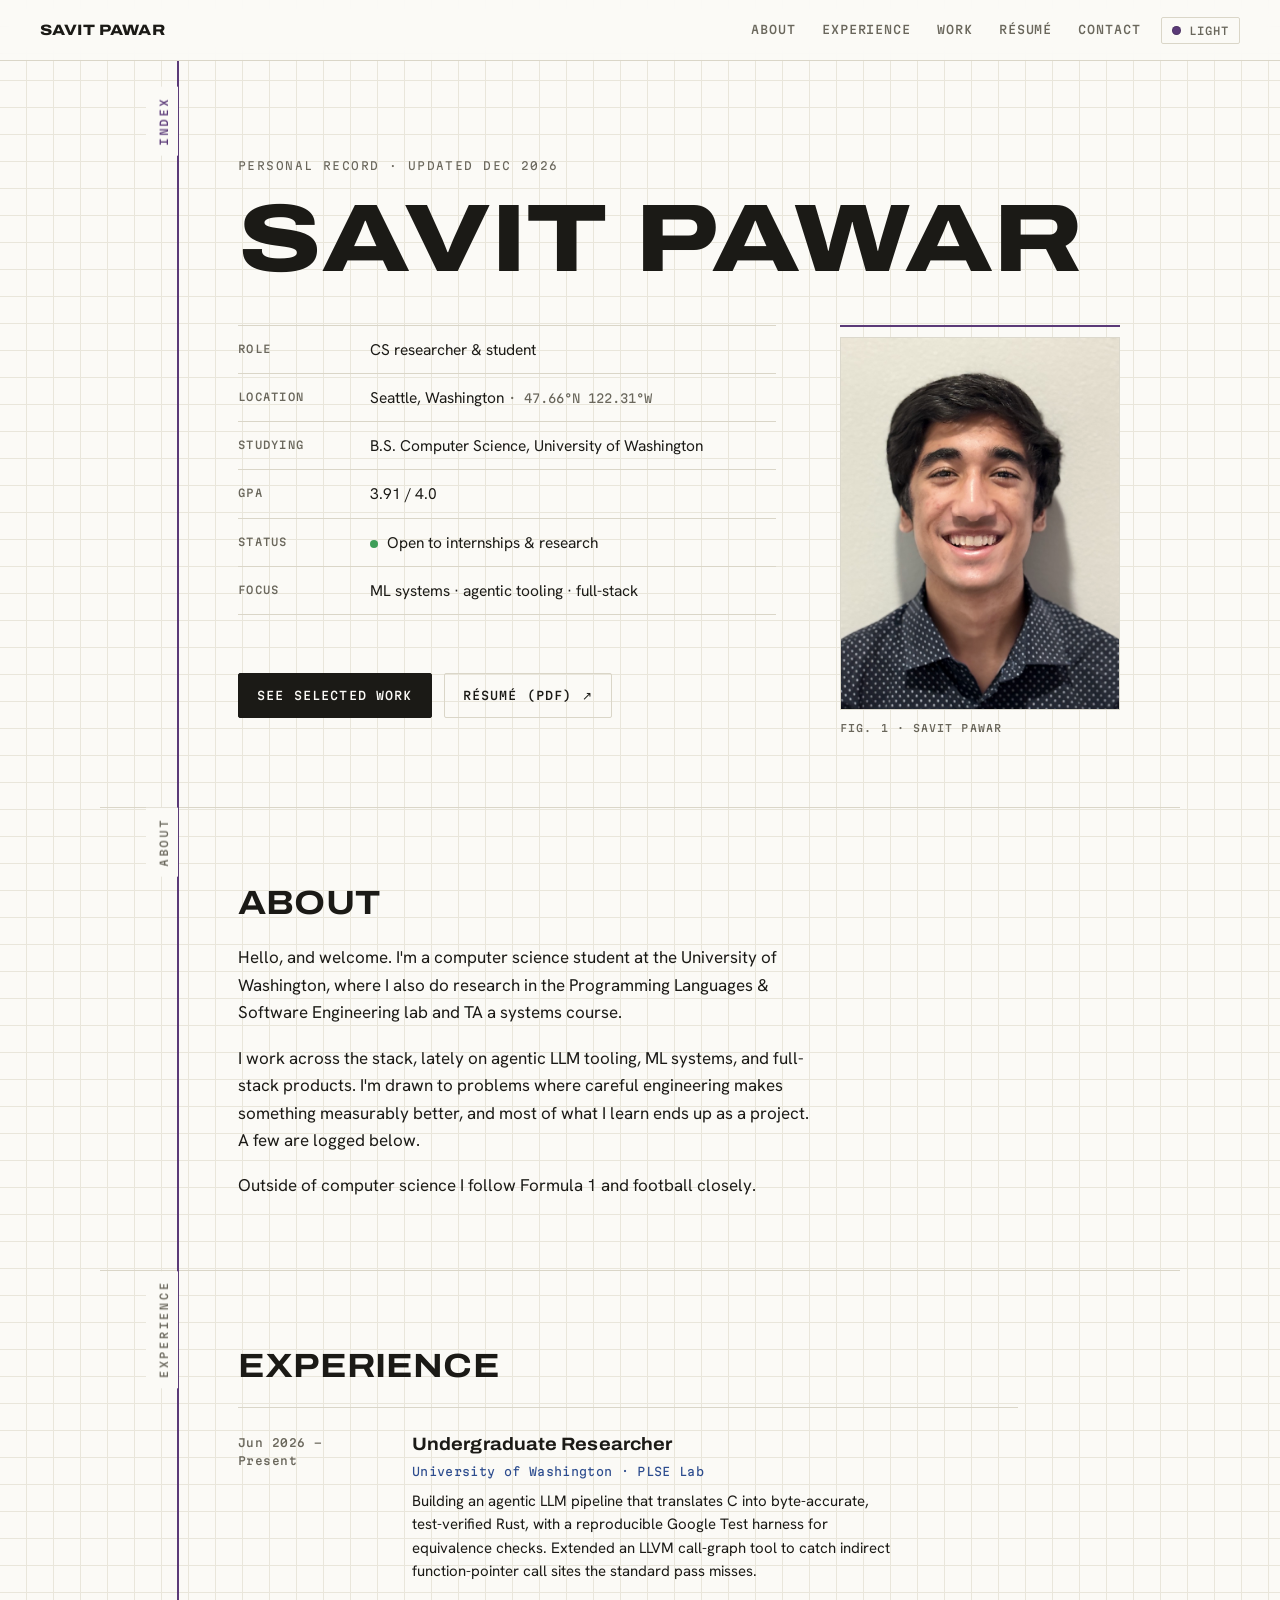
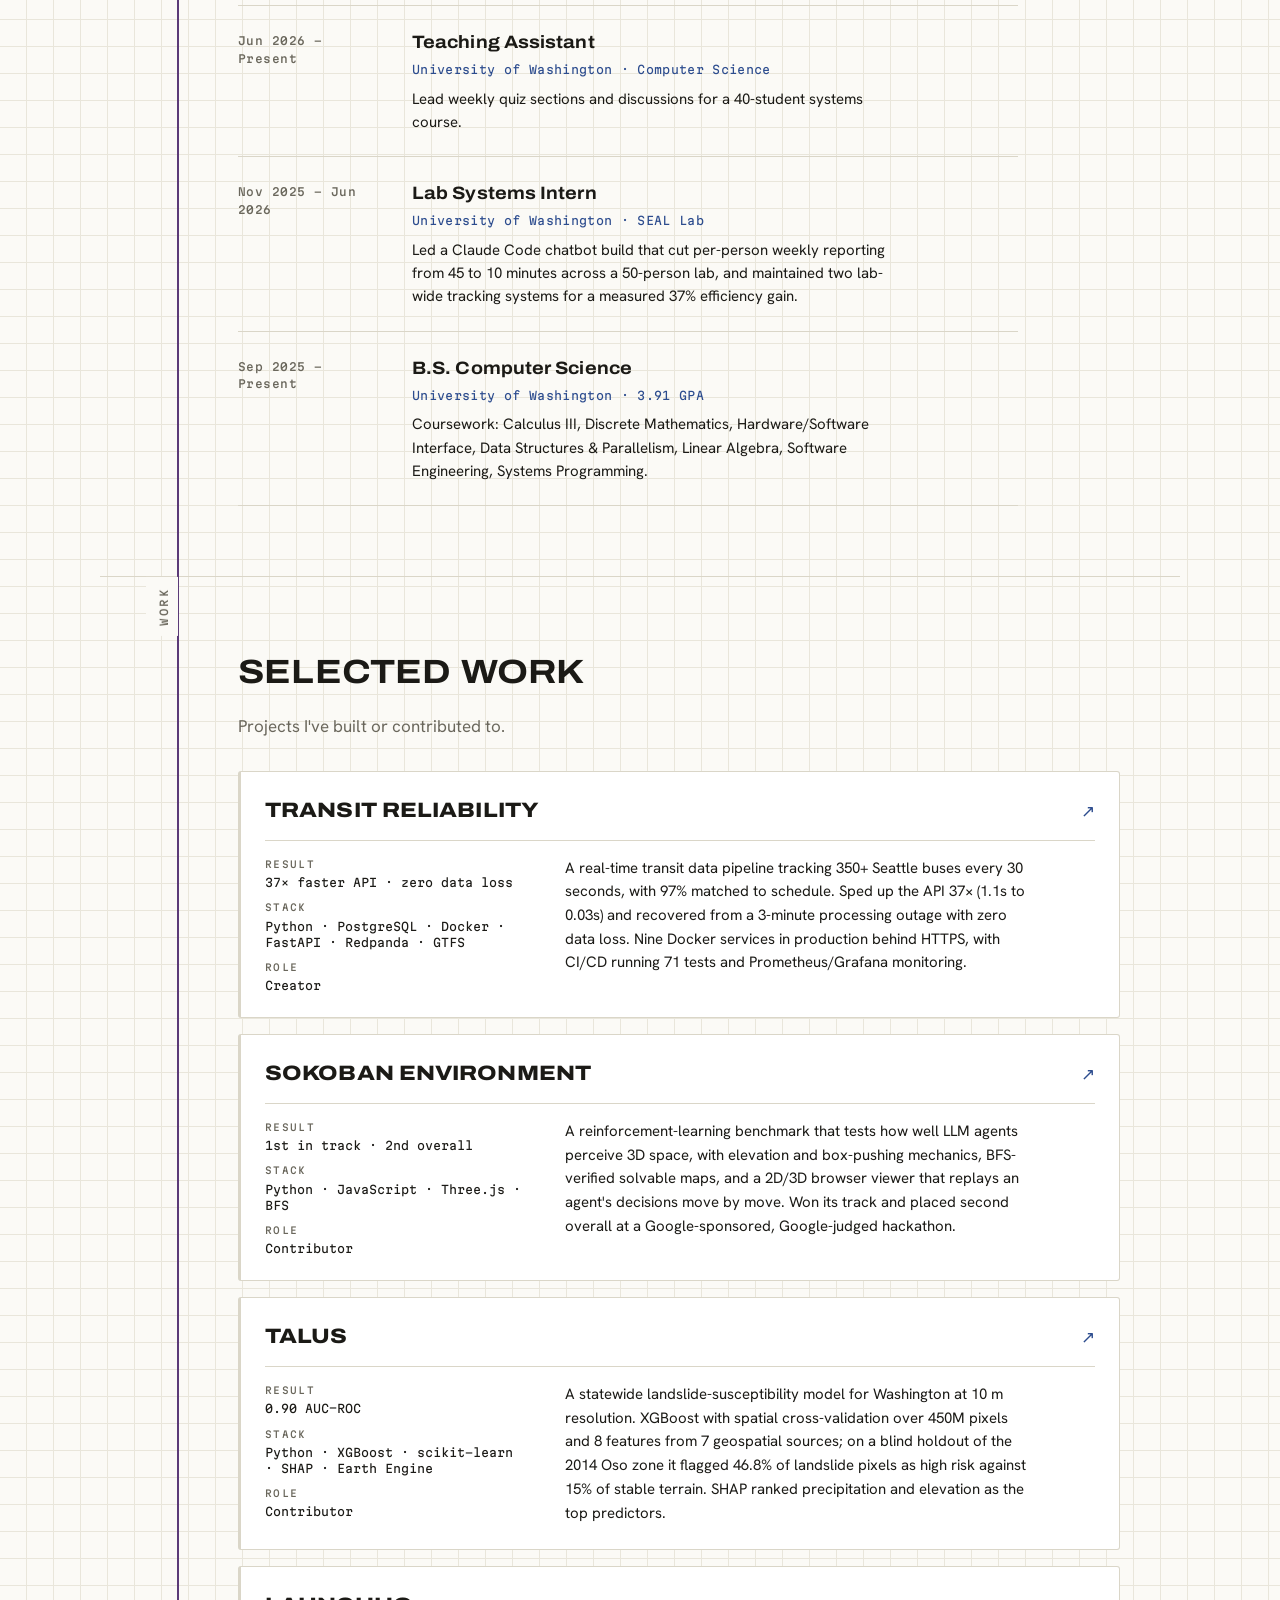
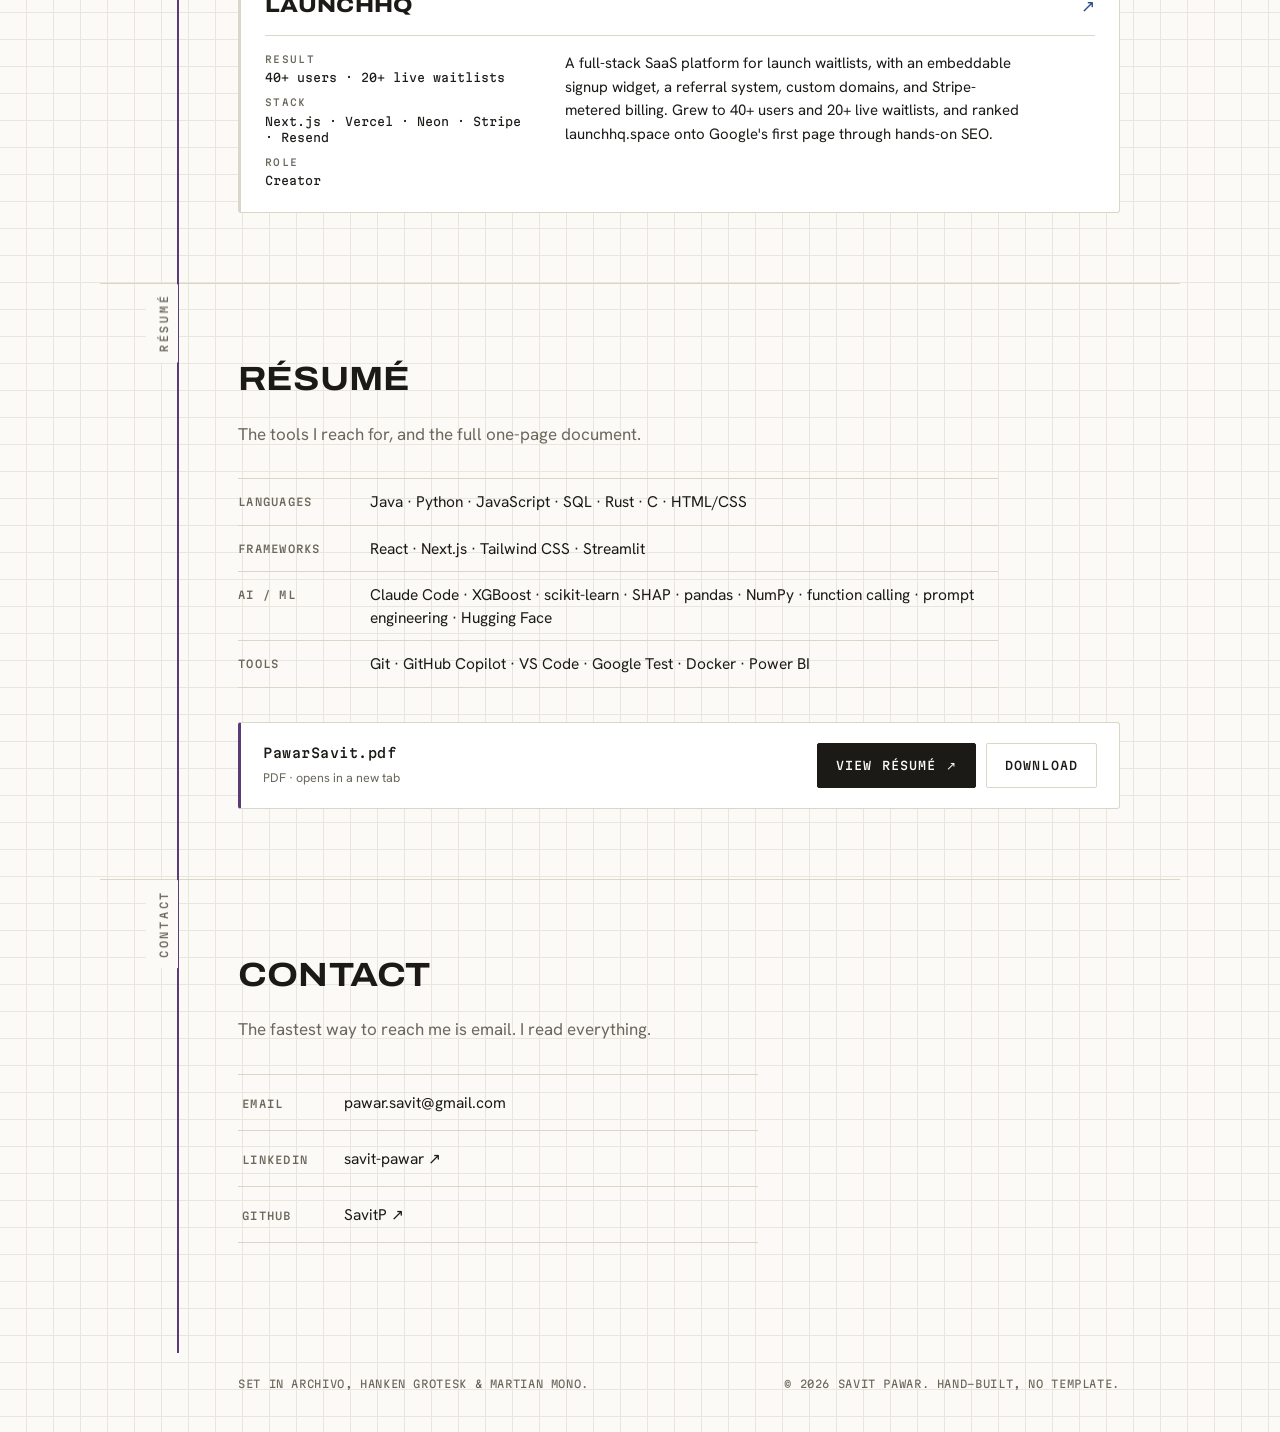
<file: index.html>
<!DOCTYPE html>
<html lang="en">
<head>
    <meta charset="utf-8">
    <meta name="viewport" content="width=device-width, initial-scale=1">
    <title>Savit Pawar</title>
    <meta name="description" content="Savit Pawar. Computer science student and researcher at the University of Washington. ML systems, agentic tooling, full-stack. Selected work, experience, and résumé.">

    <link rel="preconnect" href="https://fonts.googleapis.com">
    <link rel="preconnect" href="https://fonts.gstatic.com" crossorigin>
    <link href="https://fonts.googleapis.com/css2?family=Archivo:ital,wdth,wght@0,75..125,400..900&family=Hanken+Grotesk:wght@400..700&family=Martian+Mono:wght@300..700&display=swap" rel="stylesheet">
    <link rel="stylesheet" href="style.css">
    <script>document.documentElement.classList.add('js');</script>
    <link rel="icon" href="data:image/svg+xml,%3Csvg xmlns='http://www.w3.org/2000/svg' viewBox='0 0 32 32'%3E%3Crect width='32' height='32' fill='%23FBFAF6'/%3E%3Crect x='6' y='0' width='2' height='32' fill='%235B3A78'/%3E%3Ctext x='13' y='23' font-family='Georgia,serif' font-size='20' font-weight='700' fill='%231B1A16'%3ES%3C/text%3E%3C/svg%3E">
</head>
<body>
    <a class="skip" href="#about">Skip to content</a>

    <header class="topbar">
        <a class="wordmark" href="#top">Savit&nbsp;Pawar</a>
        <nav class="topnav" aria-label="Sections">
            <a href="#about">About</a>
            <a href="#experience">Experience</a>
            <a href="#work">Work</a>
            <a href="#resume">Résumé</a>
            <a href="#contact">Contact</a>
        </nav>
        <button class="theme" type="button" aria-label="Switch color theme" aria-pressed="false">
            <span class="theme-dot" aria-hidden="true"></span>
            <span class="theme-label">Light</span>
        </button>
    </header>

    <main class="sheet" id="top">

        <!-- ============ HERO / SPEC BLOCK ============ -->
        <section class="entry hero" aria-labelledby="hero-name">
            <div class="tab" aria-hidden="true"><span>Index</span></div>
            <div class="body hero-body">
                <div class="hero-lead">
                    <p class="eyebrow">Personal record · updated <span data-updated>2026</span></p>
                    <h1 class="hero-name" id="hero-name">Savit Pawar</h1>
                </div>

                <figure class="hero-photo">
                    <img src="portrait.jpg" width="675" height="900"
                         alt="Savit Pawar" decoding="async">
                    <figcaption>Fig. 1 · Savit Pawar</figcaption>
                </figure>

                <dl class="spec" aria-label="Summary">
                    <div class="spec-row">
                        <dt>Role</dt>
                        <dd>CS researcher &amp; student</dd>
                    </div>
                    <div class="spec-row">
                        <dt>Location</dt>
                        <dd>Seattle, Washington <span class="dim">· 47.66°N 122.31°W</span></dd>
                    </div>
                    <div class="spec-row">
                        <dt>Studying</dt>
                        <dd>B.S. Computer Science, University of Washington</dd>
                    </div>
                    <div class="spec-row">
                        <dt>GPA</dt>
                        <dd>3.91 / 4.0</dd>
                    </div>
                    <div class="spec-row">
                        <dt>Status</dt>
                        <dd><span class="live" aria-hidden="true"></span>Open to internships &amp; research</dd>
                    </div>
                    <div class="spec-row">
                        <dt>Focus</dt>
                        <dd>ML systems · agentic tooling · full-stack</dd>
                    </div>
                </dl>

                <div class="hero-cta">
                    <a class="btn" href="#work">See selected work</a>
                    <a class="btn btn-quiet" href="PawarSavit.pdf" target="_blank" rel="noopener">Résumé (PDF)&nbsp;<span aria-hidden="true">↗</span></a>
                </div>
            </div>
        </section>

        <!-- ============ ABOUT ============ -->
        <section class="entry" id="about" aria-labelledby="about-h">
            <div class="tab" aria-hidden="true"><span>About</span></div>
            <div class="body">
                <h2 class="entry-title" id="about-h">About</h2>
                <div class="prose">
                    <p>Hello, and welcome. I'm a computer science student at the University of Washington,
                        where I also do research in the Programming Languages &amp; Software Engineering lab
                        and TA a systems course.</p>
                    <p>I work across the stack, lately on agentic LLM tooling, ML systems, and full-stack
                        products. I'm drawn to problems where careful engineering makes something
                        measurably better, and most of what I learn ends up as a project. A few are logged below.</p>
                    <p>Outside of computer science I follow Formula&nbsp;1 and football closely.</p>
                </div>
            </div>
        </section>

        <!-- ============ EXPERIENCE ============ -->
        <section class="entry" id="experience" aria-labelledby="experience-h">
            <div class="tab" aria-hidden="true"><span>Experience</span></div>
            <div class="body">
                <h2 class="entry-title" id="experience-h">Experience</h2>

                <ol class="xp">
                    <li class="xp-item">
                        <div class="xp-when">Jun 2026 – Present</div>
                        <div class="xp-what">
                            <h3 class="xp-role">Undergraduate Researcher</h3>
                            <p class="xp-org">University of Washington · PLSE Lab</p>
                            <p class="xp-note">
                                Building an agentic LLM pipeline that translates C into byte-accurate,
                                test-verified Rust, with a reproducible Google&nbsp;Test harness for equivalence
                                checks. Extended an LLVM call-graph tool to catch indirect function-pointer
                                call sites the standard pass misses.
                            </p>
                        </div>
                    </li>
                    <li class="xp-item">
                        <div class="xp-when">Jun 2026 – Present</div>
                        <div class="xp-what">
                            <h3 class="xp-role">Teaching Assistant</h3>
                            <p class="xp-org">University of Washington · Computer Science</p>
                            <p class="xp-note">
                                Lead weekly quiz sections and discussions for a 40-student systems course.
                            </p>
                        </div>
                    </li>
                    <li class="xp-item">
                        <div class="xp-when">Nov 2025 – Jun 2026</div>
                        <div class="xp-what">
                            <h3 class="xp-role">Lab Systems Intern</h3>
                            <p class="xp-org">University of Washington · SEAL Lab</p>
                            <p class="xp-note">
                                Led a Claude Code chatbot build that cut per-person weekly reporting from 45
                                to 10 minutes across a 50-person lab, and maintained two lab-wide tracking
                                systems for a measured 37% efficiency gain.
                            </p>
                        </div>
                    </li>
                    <li class="xp-item">
                        <div class="xp-when">Sep 2025 – Present</div>
                        <div class="xp-what">
                            <h3 class="xp-role">B.S. Computer Science</h3>
                            <p class="xp-org">University of Washington · 3.91 GPA</p>
                            <p class="xp-note">
                                Coursework: Calculus III, Discrete Mathematics, Hardware/Software Interface,
                                Data Structures &amp; Parallelism, Linear Algebra, Software Engineering,
                                Systems Programming.
                            </p>
                        </div>
                    </li>
                </ol>
            </div>
        </section>

        <!-- ============ SELECTED WORK ============ -->
        <section class="entry" id="work" aria-labelledby="work-h">
            <div class="tab" aria-hidden="true"><span>Work</span></div>
            <div class="body">
                <h2 class="entry-title" id="work-h">Selected work</h2>
                <p class="entry-lede">Projects I've built or contributed to.</p>

                <ol class="projects">
                    <!-- PROJECT ENTRY: duplicate this <li> block for each new project -->
                    <li class="project">
                        <a class="project-link" href="https://transitreliability.com/" target="_blank" rel="noopener">
                            <div class="project-head">
                                <h3 class="project-name">Transit Reliability</h3>
                                <span class="project-go" aria-hidden="true">↗</span>
                            </div>
                            <div class="project-grid">
                                <dl class="project-spec">
                                    <div><dt>Result</dt><dd>37× faster API · zero data loss</dd></div>
                                    <div><dt>Stack</dt><dd>Python · PostgreSQL · Docker · FastAPI · Redpanda · GTFS</dd></div>
                                    <div><dt>Role</dt><dd>Creator</dd></div>
                                </dl>
                                <p class="project-desc">
                                    A real-time transit data pipeline tracking 350+ Seattle buses every 30
                                    seconds, with 97% matched to schedule. Sped up the API 37&times; (1.1s to
                                    0.03s) and recovered from a 3-minute processing outage with zero data loss.
                                    Nine Docker services in production behind HTTPS, with CI/CD running 71
                                    tests and Prometheus/Grafana monitoring.
                                </p>
                            </div>
                        </a>
                    </li>

                    <li class="project">
                        <a class="project-link" href="https://jvarzali.github.io/Sokoban-Environment/" target="_blank" rel="noopener">
                            <div class="project-head">
                                <h3 class="project-name">Sokoban Environment</h3>
                                <span class="project-go" aria-hidden="true">↗</span>
                            </div>
                            <div class="project-grid">
                                <dl class="project-spec">
                                    <div><dt>Result</dt><dd>1st in track · 2nd overall</dd></div>
                                    <div><dt>Stack</dt><dd>Python · JavaScript · Three.js · BFS</dd></div>
                                    <div><dt>Role</dt><dd>Contributor</dd></div>
                                </dl>
                                <p class="project-desc">
                                    A reinforcement-learning benchmark that tests how well LLM agents perceive
                                    3D space, with elevation and box-pushing mechanics, BFS-verified solvable
                                    maps, and a 2D/3D browser viewer that replays an agent's decisions move by
                                    move. Won its track and placed second overall at a Google-sponsored,
                                    Google-judged hackathon.
                                </p>
                            </div>
                        </a>
                    </li>

                    <li class="project">
                        <a class="project-link" href="https://github.com/jeonjas25/Talus" target="_blank" rel="noopener">
                            <div class="project-head">
                                <h3 class="project-name">Talus</h3>
                                <span class="project-go" aria-hidden="true">↗</span>
                            </div>
                            <div class="project-grid">
                                <dl class="project-spec">
                                    <div><dt>Result</dt><dd>0.90 AUC-ROC</dd></div>
                                    <div><dt>Stack</dt><dd>Python · XGBoost · scikit-learn · SHAP · Earth Engine</dd></div>
                                    <div><dt>Role</dt><dd>Contributor</dd></div>
                                </dl>
                                <p class="project-desc">
                                    A statewide landslide-susceptibility model for Washington at 10&nbsp;m
                                    resolution. XGBoost with spatial cross-validation over 450M pixels and 8
                                    features from 7 geospatial sources; on a blind holdout of the 2014 Oso zone
                                    it flagged 46.8% of landslide pixels as high risk against 15% of stable
                                    terrain. SHAP ranked precipitation and elevation as the top predictors.
                                </p>
                            </div>
                        </a>
                    </li>

                    <li class="project">
                        <a class="project-link" href="https://launchhq.space/" target="_blank" rel="noopener">
                            <div class="project-head">
                                <h3 class="project-name">LaunchHQ</h3>
                                <span class="project-go" aria-hidden="true">↗</span>
                            </div>
                            <div class="project-grid">
                                <dl class="project-spec">
                                    <div><dt>Result</dt><dd>40+ users · 20+ live waitlists</dd></div>
                                    <div><dt>Stack</dt><dd>Next.js · Vercel · Neon · Stripe · Resend</dd></div>
                                    <div><dt>Role</dt><dd>Creator</dd></div>
                                </dl>
                                <p class="project-desc">
                                    A full-stack SaaS platform for launch waitlists, with an embeddable signup
                                    widget, a referral system, custom domains, and Stripe-metered billing.
                                    Grew to 40+ users and 20+ live waitlists, and ranked launchhq.space onto
                                    Google's first page through hands-on SEO.
                                </p>
                            </div>
                        </a>
                    </li>
                </ol>
            </div>
        </section>

        <!-- ============ RÉSUMÉ + SKILLS ============ -->
        <section class="entry" id="resume" aria-labelledby="resume-h">
            <div class="tab" aria-hidden="true"><span>Résumé</span></div>
            <div class="body">
                <h2 class="entry-title" id="resume-h">Résumé</h2>
                <p class="entry-lede">The tools I reach for, and the full one-page document.</p>

                <dl class="skills" aria-label="Technical skills">
                    <div class="spec-row">
                        <dt>Languages</dt>
                        <dd>Java · Python · JavaScript · SQL · Rust · C · HTML/CSS</dd>
                    </div>
                    <div class="spec-row">
                        <dt>Frameworks</dt>
                        <dd>React · Next.js · Tailwind CSS · Streamlit</dd>
                    </div>
                    <div class="spec-row">
                        <dt>AI / ML</dt>
                        <dd>Claude Code · XGBoost · scikit-learn · SHAP · pandas · NumPy · function calling · prompt engineering · Hugging Face</dd>
                    </div>
                    <div class="spec-row">
                        <dt>Tools</dt>
                        <dd>Git · GitHub Copilot · VS Code · Google Test · Docker · Power BI</dd>
                    </div>
                </dl>

                <div class="resume-card">
                    <div class="resume-meta">
                        <span class="resume-file">PawarSavit.pdf</span>
                        <span class="dim">PDF · opens in a new tab</span>
                    </div>
                    <div class="resume-actions">
                        <a class="btn" href="PawarSavit.pdf" target="_blank" rel="noopener">View résumé&nbsp;<span aria-hidden="true">↗</span></a>
                        <a class="btn btn-quiet" href="PawarSavit.pdf" download>Download</a>
                    </div>
                </div>
            </div>
        </section>

        <!-- ============ CONTACT ============ -->
        <section class="entry" id="contact" aria-labelledby="contact-h">
            <div class="tab" aria-hidden="true"><span>Contact</span></div>
            <div class="body">
                <h2 class="entry-title" id="contact-h">Contact</h2>
                <p class="entry-lede">The fastest way to reach me is email. I read everything.</p>
                <ul class="contact-list">
                    <li>
                        <a href="mailto:pawar.savit@gmail.com">
                            <span class="contact-k">Email</span>
                            <span class="contact-v">pawar.savit@gmail.com</span>
                        </a>
                    </li>
                    <li>
                        <a href="https://www.linkedin.com/in/savit-pawar-564398295/" target="_blank" rel="noopener">
                            <span class="contact-k">LinkedIn</span>
                            <span class="contact-v">savit-pawar <span aria-hidden="true">↗</span></span>
                        </a>
                    </li>
                    <li>
                        <a href="https://github.com/SavitP" target="_blank" rel="noopener">
                            <span class="contact-k">GitHub</span>
                            <span class="contact-v">SavitP <span aria-hidden="true">↗</span></span>
                        </a>
                    </li>
                </ul>
            </div>
        </section>

    </main>

    <footer class="colophon">
        <span>Set in Archivo, Hanken Grotesk &amp; Martian Mono.</span>
        <span>© <span data-year>2026</span> Savit Pawar. Hand-built, no template.</span>
    </footer>

    <script src="script.js"></script>
</body>
</html>
</file>
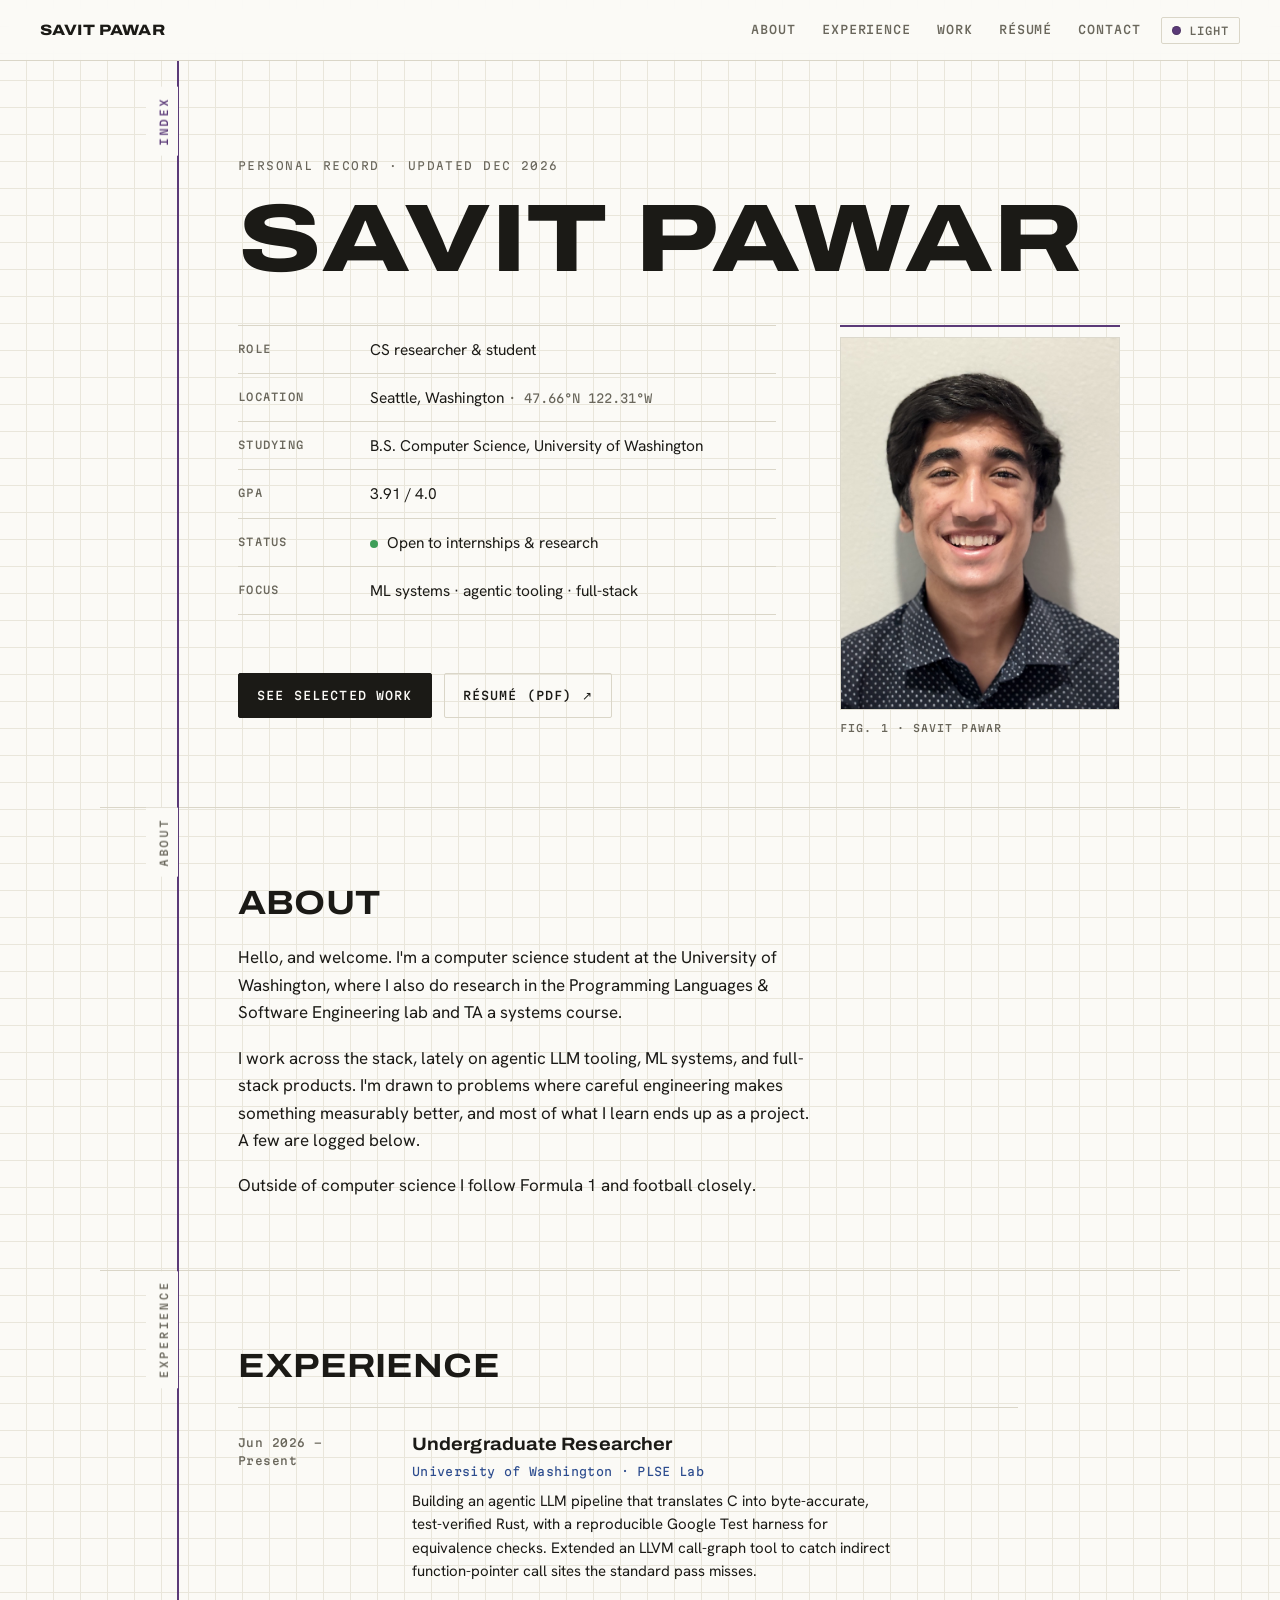
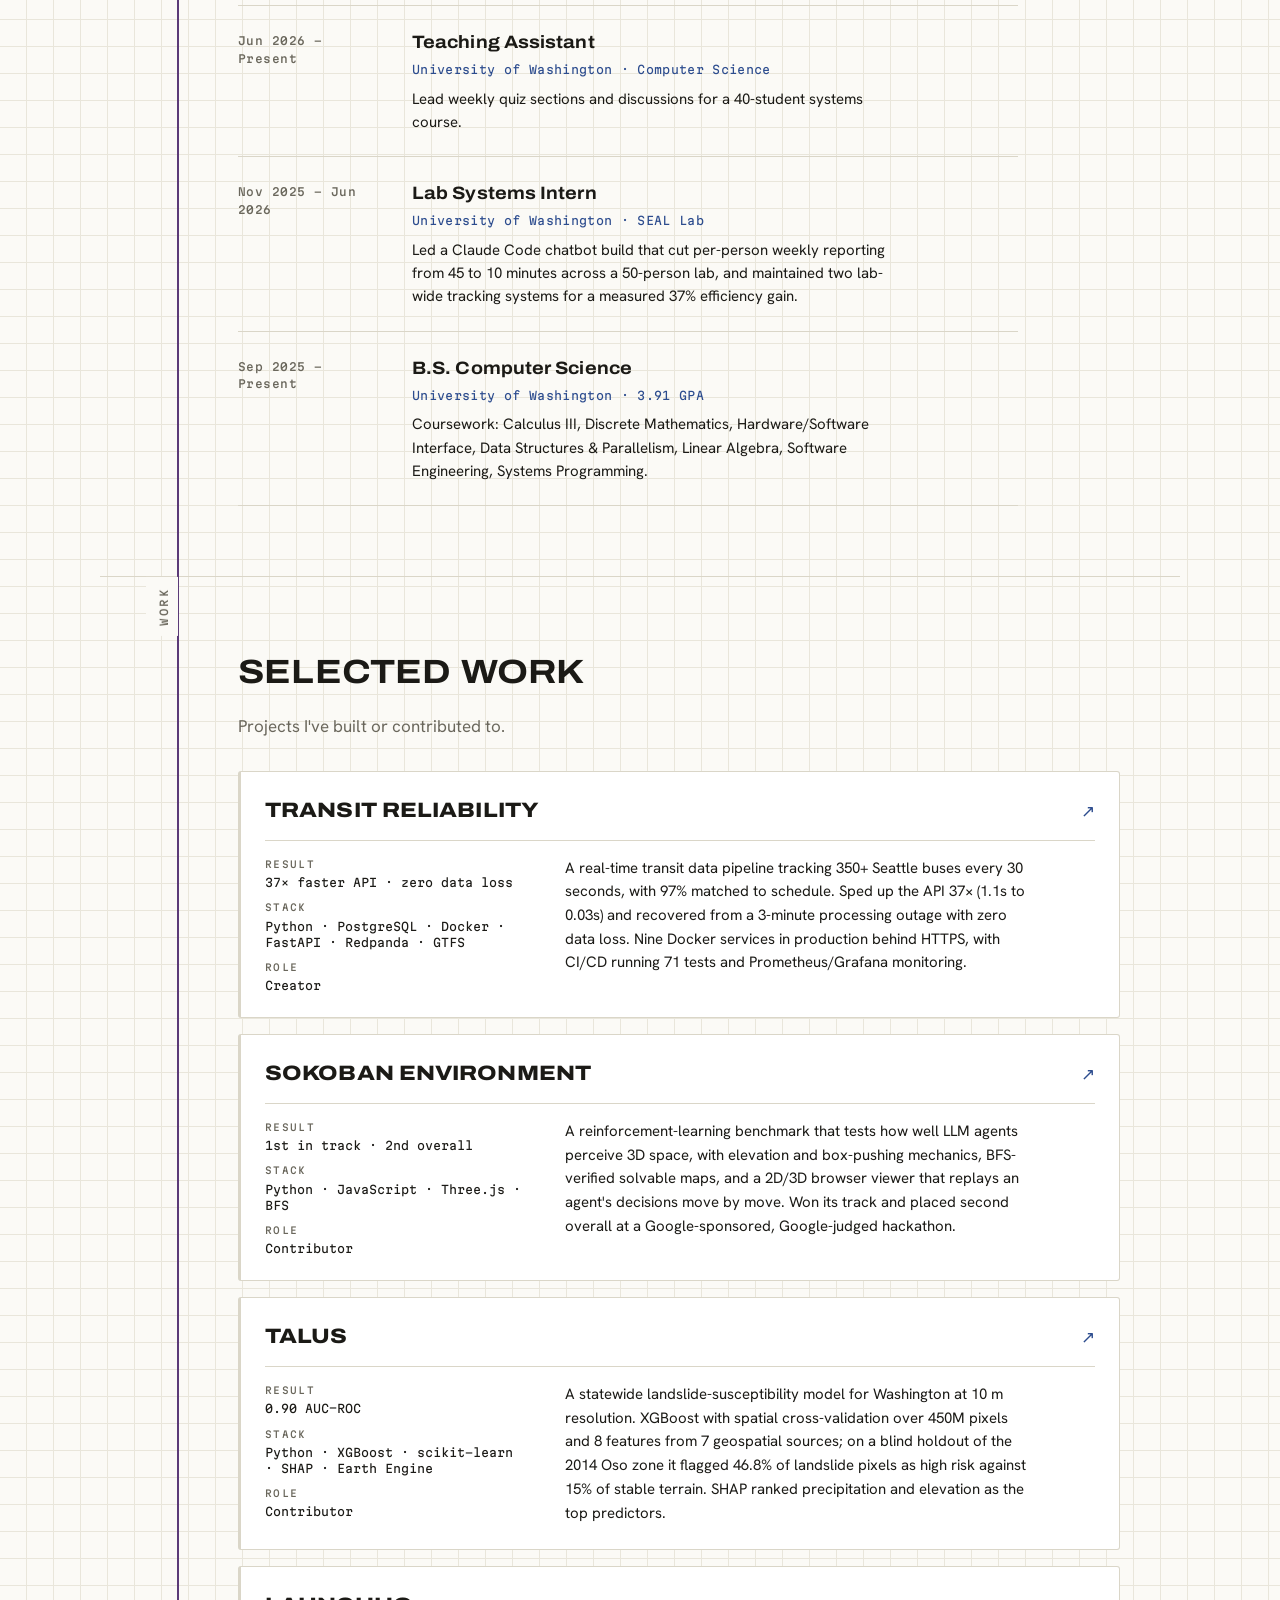
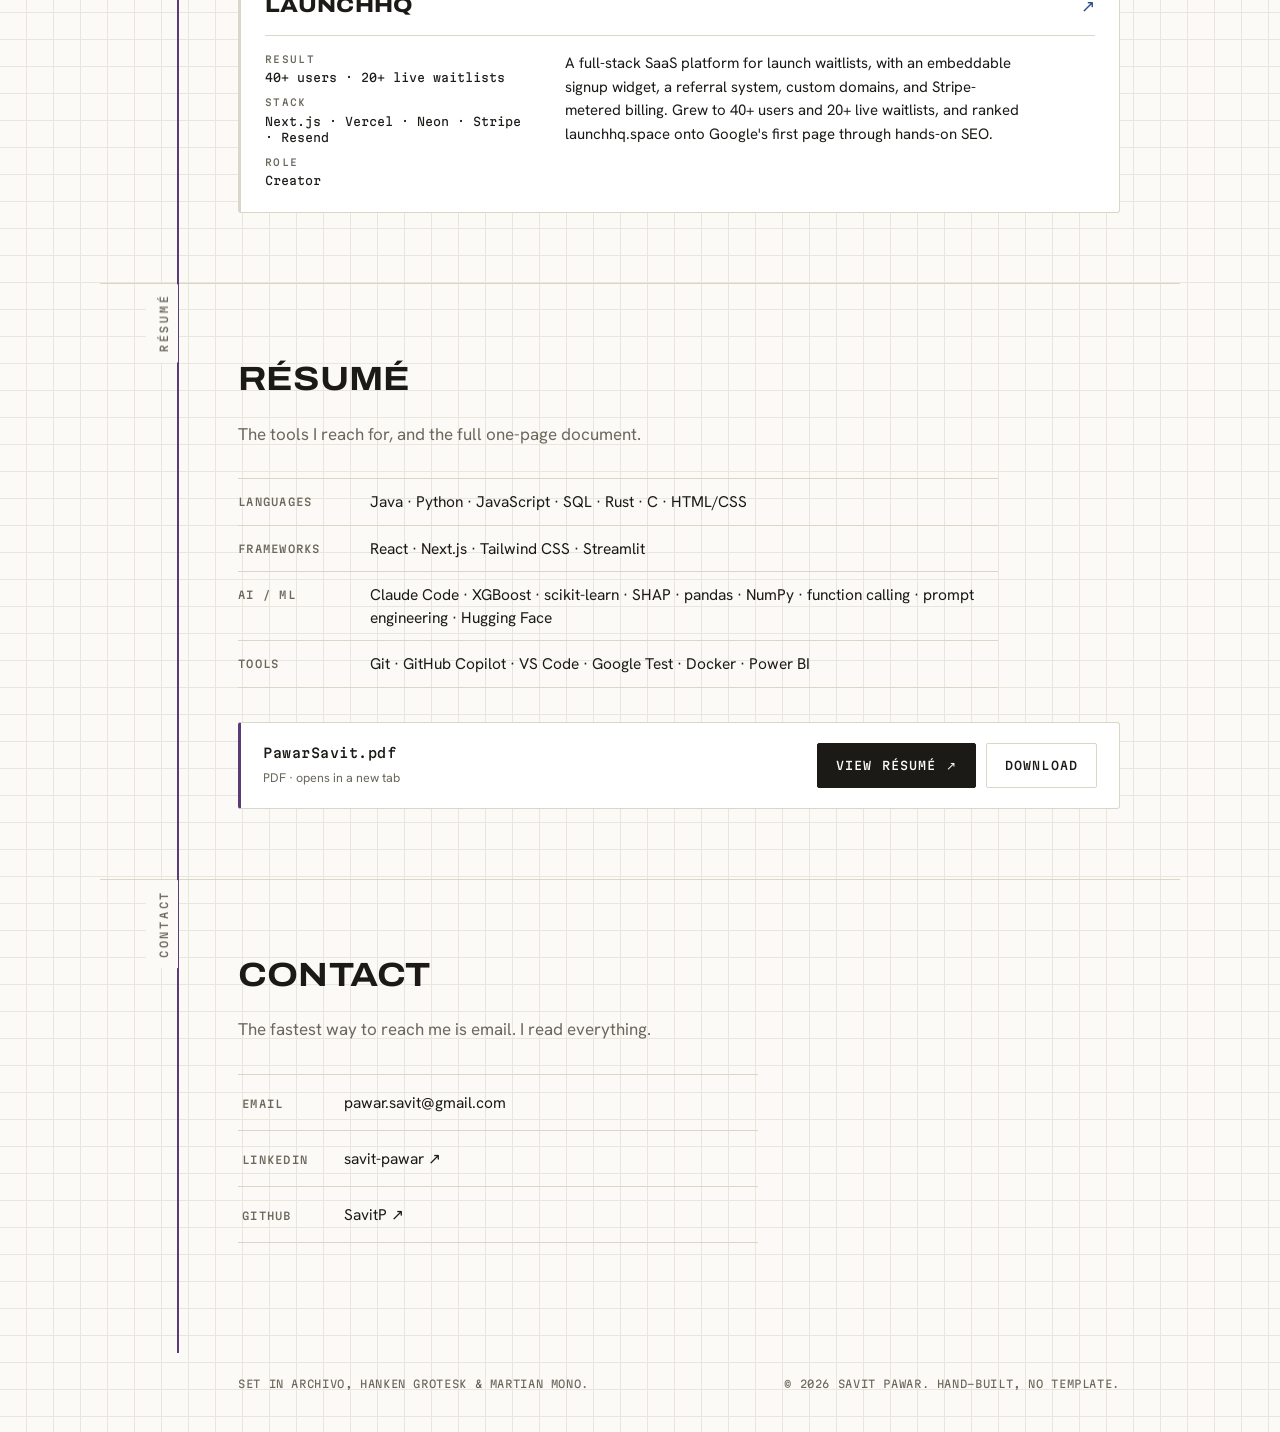
<file: projects.html>
<!DOCTYPE html>
<html lang="en">
<head>
    <meta charset="utf-8">
    <title>Projects · Savit Pawar</title>
    <link rel="canonical" href="index.html">
    <meta http-equiv="refresh" content="0; url=index.html#work">
    <script>location.replace("index.html#work");</script>
</head>
<body>
    <p>The projects list now lives on the <a href="index.html#work">main page</a>.</p>
</body>
</html>
</file>
<file: style.css>
/* =========================================================
   Savit Pawar / Field Logbook
   Plain HTML/CSS/JS. No build step.
   ========================================================= */

:root {
    --paper:  #FBFAF6;
    --card:   #FFFFFF;
    --ink:    #1B1A16;
    --faded:  #6A675C;
    --dim:    #96928600;      /* used via color-mix fallbacks below */
    --grid:   #E9E6DB;
    --hair:   #DAD6C8;
    --rule:   #5B3A78;
    --pen:    #2C4C8E;
    --pen-hi: #38508A;

    --maxw: 1080px;
    --rail: 78px;             /* width of the ruled margin column */
    --bar-h: 61px;

    --f-display: "Archivo", "Arial Narrow", system-ui, sans-serif;
    --f-body: "Hanken Grotesk", system-ui, -apple-system, sans-serif;
    --f-mono: "Martian Mono", ui-monospace, "SF Mono", Menlo, monospace;
}

:root:not([data-theme="light"]) {
    color-scheme: light;
}

@media (prefers-color-scheme: dark) {
    :root:not([data-theme="light"]) {
        --paper:  #16150F;
        --card:   #1D1C16;
        --ink:    #ECE9DF;
        --faded:  #9C988A;
        --grid:   #252319;
        --hair:   #302D22;
        --rule:   #8B62C4;
        --pen:    #86AEEC;
        --pen-hi: #A2C1F2;
        color-scheme: dark;
    }
}

:root[data-theme="dark"] {
    --paper:  #16150F;
    --card:   #1D1C16;
    --ink:    #ECE9DF;
    --faded:  #9C988A;
    --grid:   #252319;
    --hair:   #302D22;
    --rule:   #8B62C4;
    --pen:    #86AEEC;
    --pen-hi: #A2C1F2;
    color-scheme: dark;
}

/* ---------- reset-ish ---------- */
*, *::before, *::after { box-sizing: border-box; }
html { -webkit-text-size-adjust: 100%; scroll-behavior: smooth; scroll-padding-top: calc(var(--bar-h) + 12px); }
@media (prefers-reduced-motion: reduce) { html { scroll-behavior: auto; } }

body {
    margin: 0;
    background-color: var(--paper);
    background-image:
        linear-gradient(var(--grid) 1px, transparent 1px),
        linear-gradient(90deg, var(--grid) 1px, transparent 1px);
    background-size: 27px 27px;
    background-position: -1px -1px;
    color: var(--ink);
    font-family: var(--f-body);
    font-size: 17px;
    line-height: 1.62;
    -webkit-font-smoothing: antialiased;
}

h1, h2, h3 { margin: 0; font-weight: 700; }
p { margin: 0; }
a { color: var(--pen); }

.dim { color: var(--faded); }

.skip {
    position: absolute;
    left: 12px;
    top: -60px;
    z-index: 200;
    background: var(--ink);
    color: var(--paper);
    padding: 8px 14px;
    border-radius: 2px;
    text-decoration: none;
    transition: top .16s ease;
}
.skip:focus { top: 10px; }

:where(a, button):focus-visible {
    outline: 2px solid var(--rule);
    outline-offset: 3px;
    border-radius: 1px;
}

/* ---------- top bar ---------- */
.topbar {
    position: sticky;
    top: 0;
    z-index: 100;
    height: var(--bar-h);
    display: flex;
    align-items: center;
    gap: 20px;
    padding: 0 clamp(16px, 4vw, 40px);
    background: color-mix(in srgb, var(--paper) 88%, transparent);
    backdrop-filter: blur(8px);
    -webkit-backdrop-filter: blur(8px);
    border-bottom: 1px solid var(--hair);
}

.wordmark {
    font-family: var(--f-display);
    font-weight: 800;
    font-stretch: 118%;
    letter-spacing: .01em;
    text-transform: uppercase;
    font-size: 15px;
    color: var(--ink);
    text-decoration: none;
    white-space: nowrap;
}

.topnav {
    display: flex;
    gap: clamp(10px, 2.4vw, 26px);
    margin-left: auto;
    min-width: 0;
    overflow-x: auto;
    scrollbar-width: none;
    -ms-overflow-style: none;
}
.topnav::-webkit-scrollbar { display: none; }
.topnav a {
    font-family: var(--f-mono);
    font-size: 11.5px;
    font-weight: 500;
    letter-spacing: .08em;
    text-transform: uppercase;
    color: var(--faded);
    text-decoration: none;
    padding: 4px 0;
    white-space: nowrap;
    flex: 0 0 auto;
    border-bottom: 2px solid transparent;
    transition: color .15s ease, border-color .15s ease;
}
.topnav a:hover { color: var(--ink); }
.topnav a.is-active { color: var(--ink); border-bottom-color: var(--rule); }

.theme {
    display: inline-flex;
    align-items: center;
    gap: 8px;
    background: transparent;
    border: 1px solid var(--hair);
    border-radius: 2px;
    padding: 6px 10px;
    cursor: pointer;
    color: var(--faded);
    font-family: var(--f-mono);
    font-size: 10.5px;
    font-weight: 500;
    letter-spacing: .1em;
    text-transform: uppercase;
    transition: border-color .15s ease, color .15s ease;
}
.theme:hover { border-color: var(--faded); color: var(--ink); }
.theme-dot {
    width: 9px; height: 9px; border-radius: 50%;
    background: var(--rule);
    box-shadow: inset 0 0 0 1px color-mix(in srgb, var(--ink) 20%, transparent);
}

/* ---------- sheet + ruled margin ---------- */
.sheet {
    position: relative;
    max-width: var(--maxw);
    margin: 0 auto;
    padding-bottom: 40px;
}

/* the running margin rule */
.sheet::before {
    content: "";
    position: absolute;
    top: 0;
    bottom: 0;
    left: calc(var(--rail) - 1px);
    width: 2px;
    background: var(--rule);
    transform-origin: top center;
}
.sheet.draw::before {
    animation: draw-rule .9s cubic-bezier(.2, .7, .2, 1) both;
}
@keyframes draw-rule {
    from { transform: scaleY(0); }
    to   { transform: scaleY(1); }
}

/* ---------- entries ---------- */
.entry {
    display: grid;
    grid-template-columns: var(--rail) minmax(0, 1fr);
    border-bottom: 1px solid var(--hair);
}
.entry:last-of-type { border-bottom: none; }

.tab {
    position: relative;
    display: flex;
    justify-content: flex-end;
}
.tab span {
    position: sticky;
    top: calc(var(--bar-h) + 26px);
    align-self: flex-start;
    display: block;
    width: max-content;
    height: max-content;
    padding: 10px 9px 10px 6px;
    background: var(--paper);
    writing-mode: vertical-rl;
    transform: rotate(180deg);
    font-family: var(--f-mono);
    font-size: 10.5px;
    font-weight: 500;
    letter-spacing: .26em;
    text-transform: uppercase;
    color: var(--faded);
    transition: color .2s ease;
}
.entry.in-view .tab span { color: var(--rule); }

.body {
    padding: clamp(34px, 6vw, 68px) clamp(18px, 5vw, 60px) clamp(38px, 6vw, 70px);
    min-width: 0;
}

.eyebrow {
    font-family: var(--f-mono);
    font-size: 11px;
    font-weight: 400;
    letter-spacing: .13em;
    text-transform: uppercase;
    color: var(--faded);
    margin-bottom: 20px;
}

/* ---------- hero ---------- */
.hero .body { padding-top: clamp(40px, 8vw, 96px); }

.hero-body {
    display: grid;
    grid-template-columns: minmax(0, 1fr) clamp(198px, 25vw, 280px);
    column-gap: clamp(28px, 5vw, 68px);
    align-items: start;
}
.hero-lead  { grid-column: 1 / -1; grid-row: 1; }
.spec       { grid-column: 1; grid-row: 2; }
.hero-cta   { grid-column: 1; grid-row: 3; }
.hero-photo { grid-column: 2; grid-row: 2 / span 2; align-self: start; }

.hero-photo {
    margin: 0;
    max-width: 280px;
    border-top: 2px solid var(--rule);
    padding-top: 10px;
}
.hero-photo img {
    display: block;
    width: 100%;
    height: auto;
    aspect-ratio: 3 / 4;
    object-fit: cover;
    object-position: center 22%;
    border: 1px solid var(--hair);
    filter: grayscale(0.2) contrast(1.02);
    transition: filter .35s ease;
}
.hero-photo:hover img,
.hero-photo:focus-within img { filter: none; }
.hero-photo figcaption {
    margin-top: 10px;
    font-family: var(--f-mono);
    font-size: 10px;
    font-weight: 500;
    letter-spacing: .11em;
    text-transform: uppercase;
    color: var(--faded);
}

.hero-name {
    font-family: var(--f-display);
    font-weight: 800;
    font-stretch: 125%;
    text-transform: uppercase;
    line-height: .92;
    letter-spacing: -.005em;
    font-size: clamp(2.9rem, 10vw, 6rem);
    margin-bottom: clamp(26px, 4vw, 42px);
}

.spec {
    margin: 0;
    max-width: 640px;
    border-top: 1px solid var(--hair);
}
.spec-row {
    display: grid;
    grid-template-columns: 116px minmax(0, 1fr);
    gap: 16px;
    padding: 11px 0;
    border-bottom: 1px solid var(--hair);
}
.spec dt, .skills dt {
    font-family: var(--f-mono);
    font-size: 10.5px;
    font-weight: 500;
    letter-spacing: .12em;
    text-transform: uppercase;
    color: var(--faded);
    padding-top: 3px;
}
.spec dd, .skills dd {
    margin: 0;
    font-size: 15.5px;
}
.spec .dim { font-family: var(--f-mono); font-size: 12px; }

/* ---------- skills (résumé section) ---------- */
.skills {
    margin: 0 0 34px;
    max-width: 760px;
    border-top: 1px solid var(--hair);
}
.skills dd { line-height: 1.5; }

.js .hero .spec-row {
    opacity: 0;
    transform: translateY(6px);
}
.hero.tick .spec-row {
    animation: tick-in .5s cubic-bezier(.2, .7, .2, 1) both;
}
.hero.tick .spec-row:nth-child(1) { animation-delay: .12s; }
.hero.tick .spec-row:nth-child(2) { animation-delay: .19s; }
.hero.tick .spec-row:nth-child(3) { animation-delay: .26s; }
.hero.tick .spec-row:nth-child(4) { animation-delay: .33s; }
.hero.tick .spec-row:nth-child(5) { animation-delay: .40s; }
.hero.tick .spec-row:nth-child(6) { animation-delay: .47s; }
@keyframes tick-in {
    to { opacity: 1; transform: translateY(0); }
}

.live {
    display: inline-block;
    width: 8px; height: 8px;
    margin-right: 9px;
    border-radius: 50%;
    background: #3E9E58;
    box-shadow: 0 0 0 0 color-mix(in srgb, #3E9E58 60%, transparent);
    animation: pulse 2.6s ease-out infinite;
}
@keyframes pulse {
    0%   { box-shadow: 0 0 0 0 color-mix(in srgb, #3E9E58 55%, transparent); }
    70%  { box-shadow: 0 0 0 7px color-mix(in srgb, #3E9E58 0%, transparent); }
    100% { box-shadow: 0 0 0 0 color-mix(in srgb, #3E9E58 0%, transparent); }
}

.hero-cta {
    display: flex;
    flex-wrap: wrap;
    gap: 12px;
    margin-top: clamp(26px, 4vw, 40px);
}

/* ---------- buttons ---------- */
.btn {
    display: inline-flex;
    align-items: center;
    font-family: var(--f-mono);
    font-size: 11.5px;
    font-weight: 500;
    letter-spacing: .1em;
    text-transform: uppercase;
    text-decoration: none;
    padding: 12px 18px;
    background: var(--ink);
    color: var(--paper);
    border: 1px solid var(--ink);
    border-radius: 2px;
    transition: transform .14s ease, background-color .14s ease, color .14s ease;
}
.btn:hover { transform: translateY(-2px); }
.btn:active { transform: translateY(0); }

.btn-quiet {
    background: transparent;
    color: var(--ink);
    border-color: var(--hair);
}
.btn-quiet:hover { border-color: var(--ink); }

/* ---------- section headings ---------- */
.entry-title {
    font-family: var(--f-display);
    font-weight: 700;
    font-stretch: 115%;
    text-transform: uppercase;
    letter-spacing: .005em;
    font-size: clamp(1.5rem, 3.4vw, 2.1rem);
    margin-bottom: 14px;
}
.entry-lede {
    color: var(--faded);
    max-width: 46ch;
    margin-bottom: 30px;
}

.prose { max-width: 58ch; }
.prose p + p { margin-top: 1.05em; }

/* ---------- experience ---------- */
.xp {
    list-style: none;
    margin: 0;
    padding: 0;
    border-top: 1px solid var(--hair);
    max-width: 780px;
}
.xp-item {
    display: grid;
    grid-template-columns: 148px minmax(0, 1fr);
    gap: 6px 26px;
    padding: 22px 0;
    border-bottom: 1px solid var(--hair);
}
.xp-when {
    font-family: var(--f-mono);
    font-size: 11px;
    font-weight: 500;
    letter-spacing: .04em;
    color: var(--faded);
    padding-top: 4px;
}
.xp-role {
    font-family: var(--f-display);
    font-weight: 700;
    font-stretch: 110%;
    font-size: 1.12rem;
    letter-spacing: .005em;
}
.xp-org {
    font-family: var(--f-mono);
    font-size: 11.5px;
    letter-spacing: .03em;
    color: var(--pen);
    margin: 3px 0 9px;
}
.xp-note {
    font-size: 15px;
    line-height: 1.55;
    max-width: 60ch;
}

/* ---------- projects ---------- */
.projects {
    list-style: none;
    margin: 0;
    padding: 0;
    display: flex;
    flex-direction: column;
    gap: 16px;
}
.project-link {
    display: block;
    text-decoration: none;
    color: inherit;
    background: var(--card);
    border: 1px solid var(--hair);
    border-left: 3px solid var(--hair);
    border-radius: 3px;
    padding: 22px 24px 24px;
    transition: transform .15s ease, border-color .15s ease, box-shadow .15s ease;
}
.project-link:hover {
    transform: translateY(-3px);
    border-color: var(--rule);
    box-shadow: 0 12px 34px -20px color-mix(in srgb, var(--ink) 45%, transparent);
}
.project-head {
    display: flex;
    align-items: baseline;
    justify-content: space-between;
    gap: 10px;
    margin-bottom: 16px;
    padding-bottom: 12px;
    border-bottom: 1px solid var(--hair);
}
.project-name {
    font-family: var(--f-display);
    font-weight: 800;
    font-stretch: 116%;
    text-transform: uppercase;
    font-size: 1.3rem;
    letter-spacing: .005em;
}
.project-go {
    font-family: var(--f-mono);
    color: var(--pen);
    transition: transform .15s ease;
}
.project-link:hover .project-go { transform: translate(2px, -2px); }

.project-grid {
    display: grid;
    grid-template-columns: minmax(0, 260px) minmax(0, 1fr);
    gap: 10px 40px;
}
.project-spec {
    margin: 0;
    display: flex;
    flex-direction: column;
    gap: 10px;
    align-content: start;
}
.project-spec > div { display: flex; flex-direction: column; gap: 2px; }
.project-spec dt {
    font-family: var(--f-mono);
    font-size: 9.5px;
    font-weight: 500;
    letter-spacing: .14em;
    text-transform: uppercase;
    color: var(--faded);
}
.project-spec dd {
    margin: 0;
    font-family: var(--f-mono);
    font-size: 11.5px;
    line-height: 1.4;
    color: var(--ink);
}
.project-desc {
    font-size: 15px;
    line-height: 1.58;
    max-width: 58ch;
}

/* ---------- résumé ---------- */
.resume-card {
    display: flex;
    flex-wrap: wrap;
    align-items: center;
    justify-content: space-between;
    gap: 18px;
    background: var(--card);
    border: 1px solid var(--hair);
    border-left: 3px solid var(--rule);
    border-radius: 3px;
    padding: 20px 22px;
}
.resume-meta { display: flex; flex-direction: column; gap: 4px; }
.resume-file {
    font-family: var(--f-mono);
    font-size: 13px;
    font-weight: 500;
    letter-spacing: .04em;
}
.resume-meta .dim { font-size: 12.5px; }
.resume-actions { display: flex; flex-wrap: wrap; gap: 10px; }

/* ---------- contact ---------- */
.contact-list {
    list-style: none;
    margin: 0;
    padding: 0;
    border-top: 1px solid var(--hair);
    max-width: 520px;
}
.contact-list a {
    display: flex;
    align-items: baseline;
    gap: 18px;
    padding: 15px 4px;
    border-bottom: 1px solid var(--hair);
    text-decoration: none;
    color: var(--ink);
    transition: padding-left .16s ease, color .16s ease;
}
.contact-list a:hover { padding-left: 12px; color: var(--pen-hi); }
.contact-k {
    flex: 0 0 84px;
    font-family: var(--f-mono);
    font-size: 10.5px;
    font-weight: 500;
    letter-spacing: .12em;
    text-transform: uppercase;
    color: var(--faded);
}
.contact-v {
    font-size: 15.5px;
}
.contact-list a:hover .contact-v { text-decoration: underline; text-underline-offset: 3px; }

/* ---------- colophon ---------- */
.colophon {
    max-width: var(--maxw);
    margin: 0 auto;
    padding: 22px clamp(18px, 5vw, 60px) 40px;
    padding-left: calc(var(--rail) + clamp(18px, 5vw, 60px));
    display: flex;
    flex-wrap: wrap;
    justify-content: space-between;
    gap: 8px 24px;
    font-family: var(--f-mono);
    font-size: 10.5px;
    letter-spacing: .06em;
    text-transform: uppercase;
    color: var(--faded);
}

/* ---------- responsive ---------- */
@media (max-width: 860px) {
    .hero-body {
        grid-template-columns: 1fr;
        column-gap: 0;
    }
    .hero-lead, .spec, .hero-cta, .hero-photo {
        grid-column: 1;
        grid-row: auto;
    }
    .hero-photo {
        max-width: 184px;
        margin: 2px 0 32px;
    }
}

@media (max-width: 720px) {
    :root { --rail: 40px; --bar-h: 56px; }

    body { font-size: 16px; background-size: 24px 24px; }

    .topbar { gap: 12px; }
    .wordmark { font-size: 13px; }
    .topnav { gap: 12px; }
    .topnav a { font-size: 10px; }
    .theme-label { display: none; }
    .theme { padding: 7px; }

    .sheet::before { left: calc(var(--rail) - 1px); }

    .tab span {
        top: calc(var(--bar-h) + 10px);
        font-size: 9px;
        letter-spacing: .18em;
        padding-right: 2px;
    }

    .body { padding-left: 16px; padding-right: 16px; }

    .spec-row {
        grid-template-columns: 1fr;
        gap: 3px;
    }
    .spec dt, .skills dt { padding-top: 0; }

    .xp-item {
        grid-template-columns: 1fr;
        gap: 6px;
    }
    .xp-when { padding-top: 0; }

    .project-link { padding: 20px 18px 22px; }
    .project-name { font-size: 1.15rem; }
    .project-grid {
        grid-template-columns: 1fr;
        gap: 16px;
    }
    .project-spec {
        flex-direction: row;
        flex-wrap: wrap;
        gap: 8px 22px;
    }
    .project-spec > div { min-width: 0; }

    .colophon { padding-left: calc(var(--rail) + 16px); }
}

@media (max-width: 430px) {
    .topbar { gap: 9px; padding-left: 14px; padding-right: 14px; }
    .wordmark { font-size: 12px; letter-spacing: 0; }
    .topnav { gap: 9px; }
    .topnav a { font-size: 9.5px; letter-spacing: .04em; }
    .hero-name { font-size: clamp(2.4rem, 13vw, 3rem); }
}

@media (max-width: 400px) {
    .tab span { display: none; }
}

@media (prefers-reduced-motion: reduce) {
    *, *::before, *::after {
        animation-duration: .001ms !important;
        animation-iteration-count: 1 !important;
        transition-duration: .001ms !important;
    }
    .js .hero .spec-row { opacity: 1; transform: none; }
}
</file>
